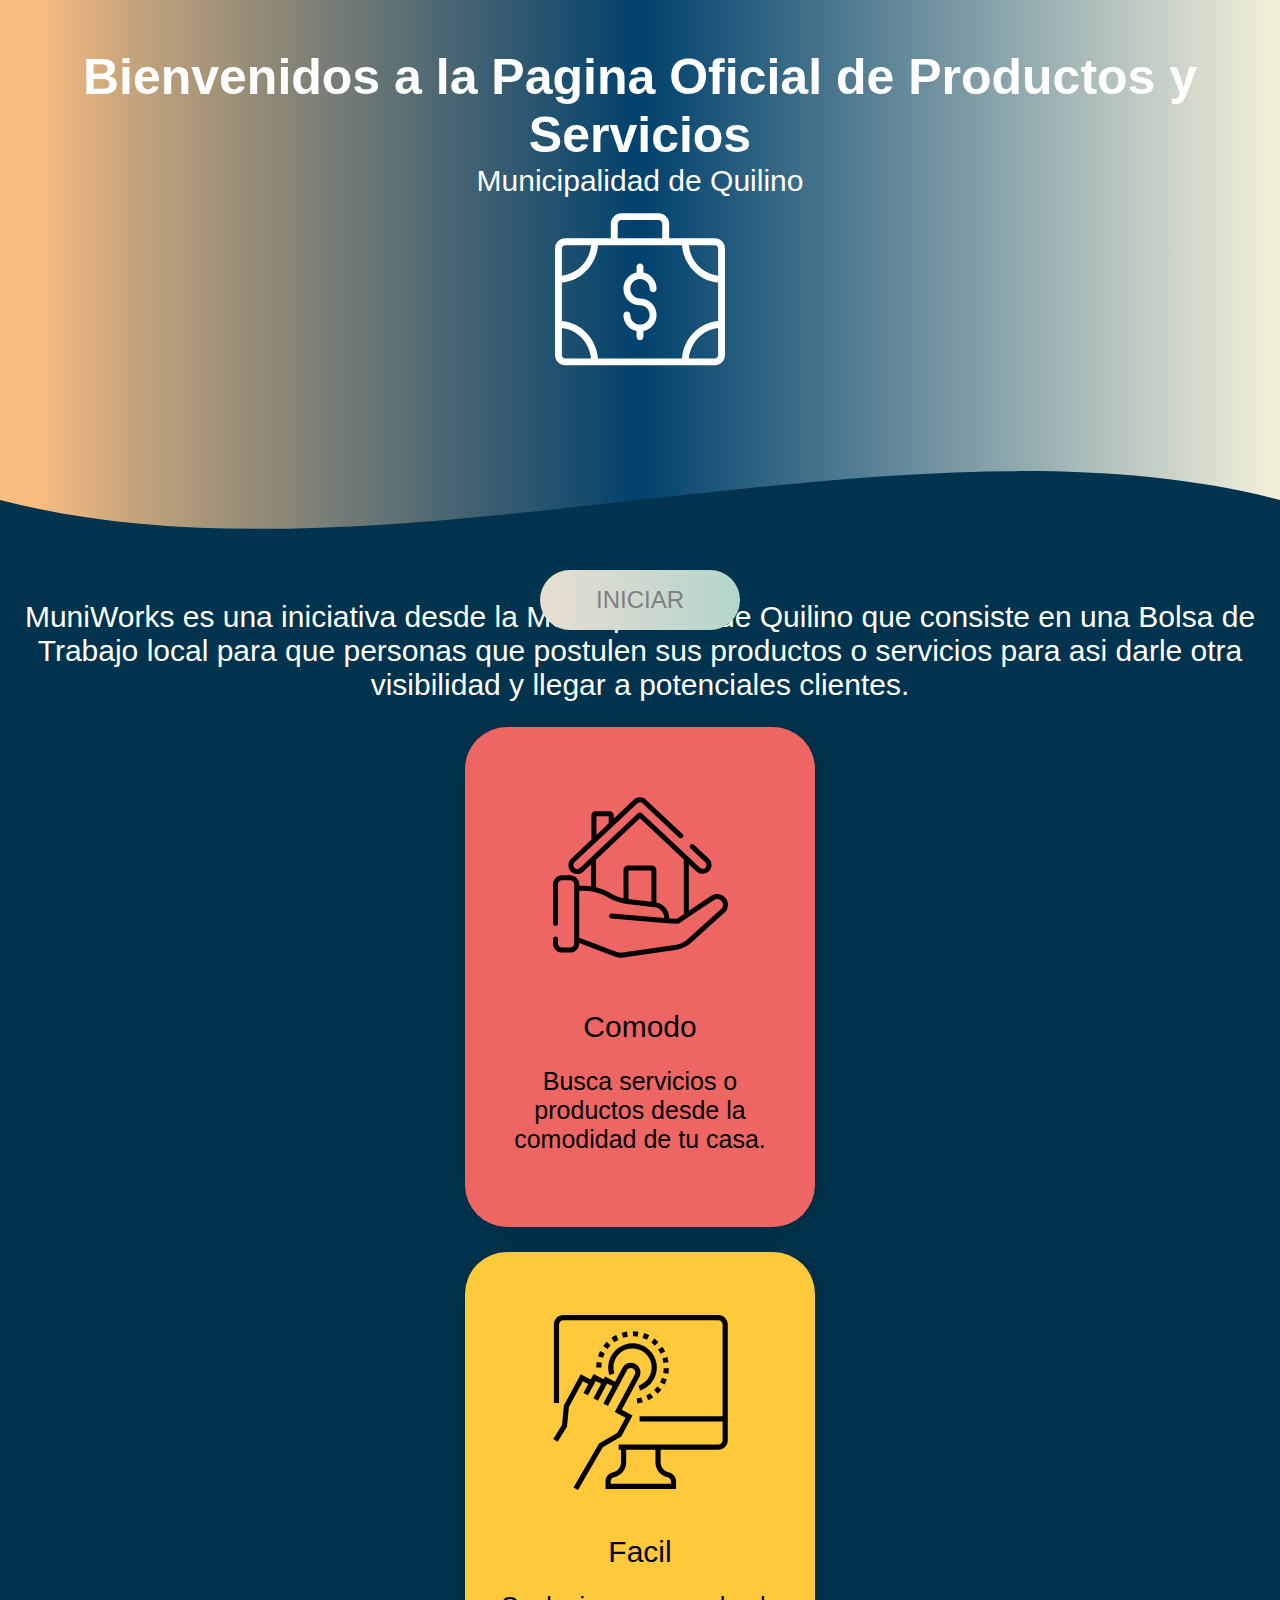
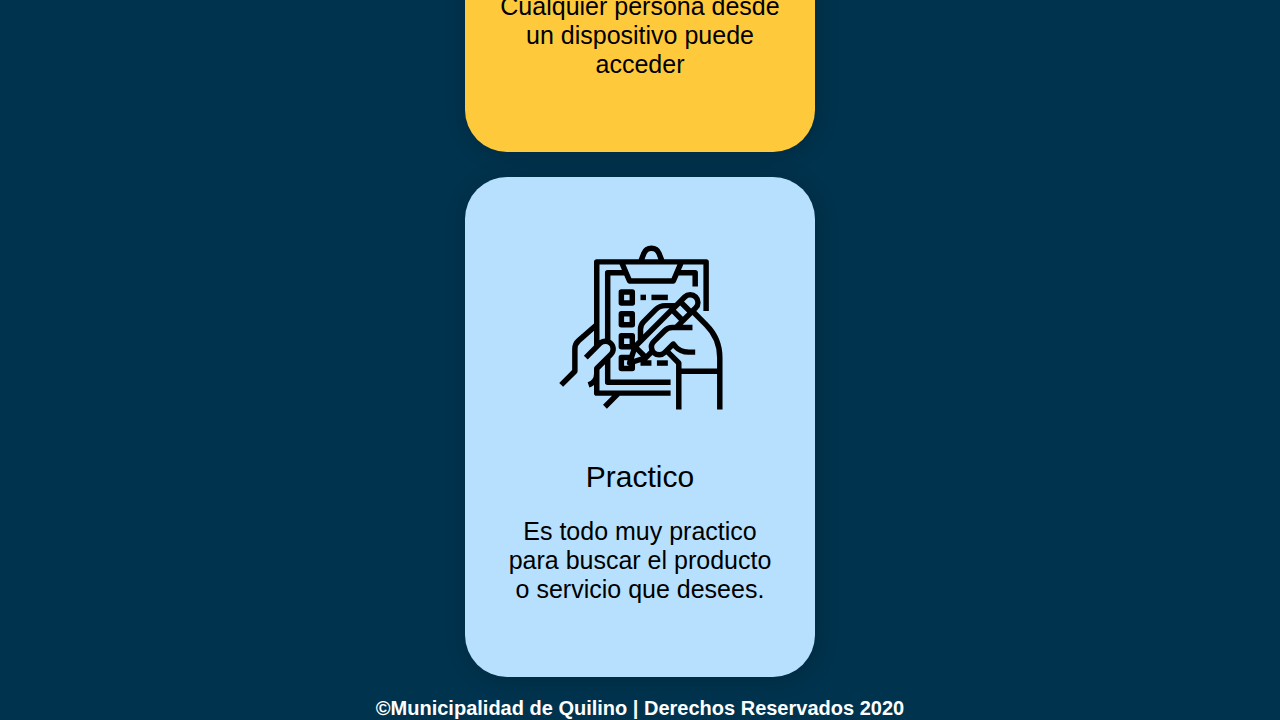
<file: index.html>
<!DOCTYPE html>
<html lang="es">


<head>
    <meta charset="UTF-8">
    <meta name="viewport" content="width=device-width, initial-scale=1.0">
    <meta http-equiv="X-UA-Compatible" content="ie=edge">
    <title>MuniWorks</title>
    <link rel="stylesheet" href="estiloos.css">
    <link href="https://fonts.googleapis.com/css?family=Open+Sans:300,400,700,800&display=swap" rel="stylesheet">
    <link rel="shortcut icon" href="bolsa-de-dinero.svg" type="image/x-icon">
    <link rel="manifest" href="manifest.json">
</head>

<body class="inicio">
    <header>

        <section class="textos-header">
            <h1>Bienvenidos a la Pagina Oficial de Productos y Servicios</h1>
            <h2>Municipalidad de Quilino</h2>
            <img src="bolsa-de-dinero.svg" alt="" class="logop">
          



            <div class="wave" style="height: 150px; overflow: hidden;"><svg viewBox="0 0 500 150"
                    preserveAspectRatio="none" style="height: 100%; width: 100%;">
                    <path d="M0.00,49.98 C150.00,150.00 349.20,-50.00 500.00,49.98 L500.00,150.00 L0.00,150.00 Z"
                        style="stroke: none; fill: #00334e;"></path>
                </svg></div>
    </header>
    <main>

        <p class="intro">MuniWorks es una iniciativa desde la Municipalidad de Quilino que consiste en una Bolsa de Trabajo local para que personas que postulen sus productos o servicios para asi darle otra visibilidad y llegar a potenciales clientes.</p>

        <div class="card-container">
            <div class="card-one card-width">
                <div class="img-one">
                  
                </div>
                <div class="btn-base btn-one">
                    <p style="color: black;">Comodo</p>
                </div>
                <div class="content">
                    <p>
                        Busca servicios o productos desde la comodidad de tu casa.
                    </p>
                </div>
            </div>
            <div class="card-two card-width">
                <div class="img-two">

                </div>
                <div class="btn-base btn-two">
                    <p style="color: black;">Facil</p>
                </div>
                <div class="content">
                    <p>
                        Cualquier persona desde un dispositivo puede acceder
                    </p>
                </div>
            </div>
            <div class="card-three card-width">
                <div class="img-three">

                </div>
                <div class="btn-base btn-three">
                    <p style="color: black;">Practico</p>
                </div>
                <div class="content">
                    <p>Es todo muy practico para buscar el producto o servicio que desees. </p>
                </div>
            </div>

        </div>
        <a href="inicio.html" class="boton">Iniciar</a>


        <footer>
            <div class="contenedor-footer">

            </div>
            <h2 class="titulo-final">&copy;Municipalidad de Quilino | Derechos Reservados 2020</h2>
        </footer>
        <script src="script.js"></script>
</body>

</html>
</file>
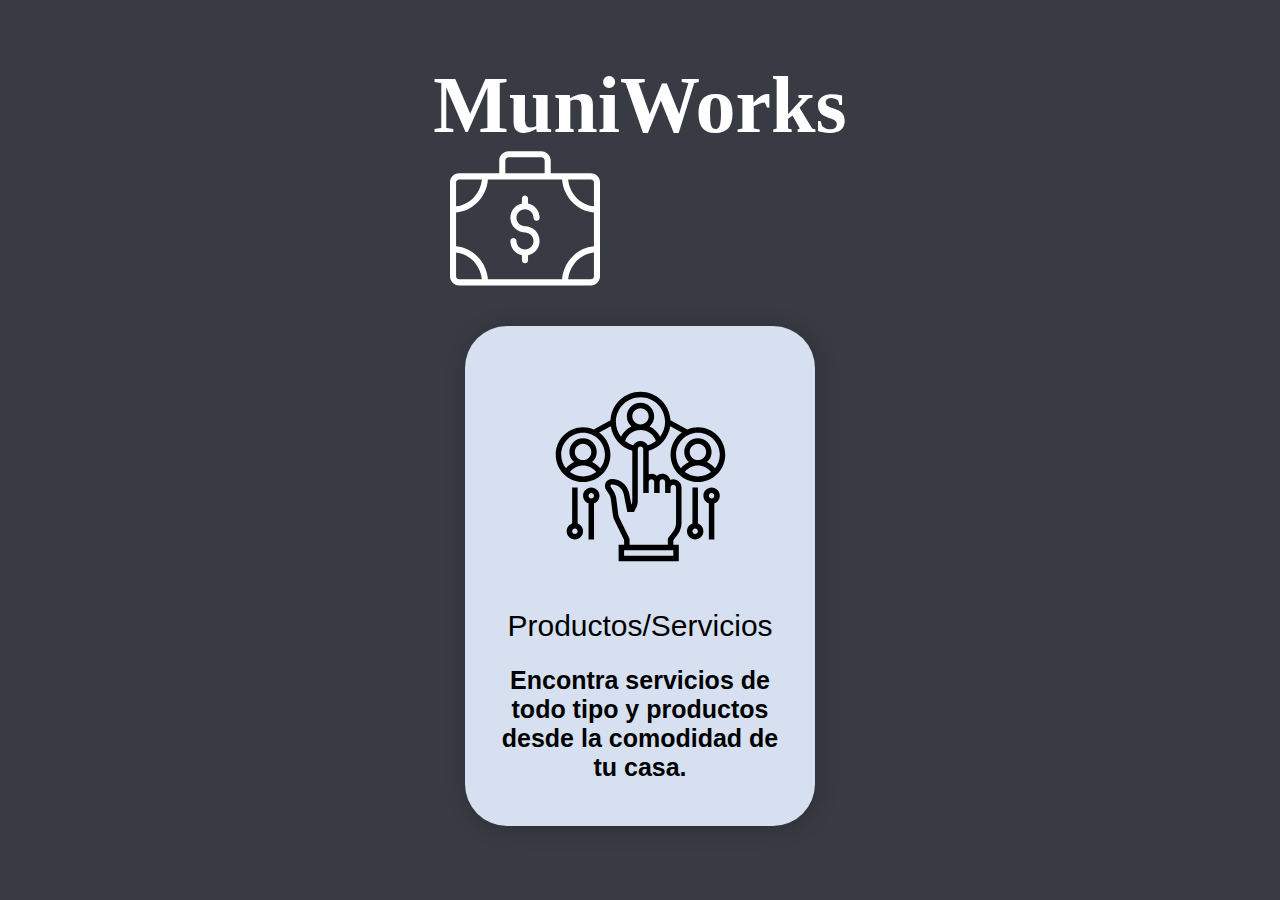
<file: inicio.html>
<link rel="stylesheet" href="estiloos.css">
<link rel="shortcut icon" href="bolsa-de-dinero.svg" type="image/x-icon">
<link href="https://fonts.googleapis.com/css2?family=Quicksand:wght@700&display=swap" rel="stylesheet">
<title>MuniWorks</title>

<h1 class="titulo-inicio">MuniWorks</h1>
<img src="bolsa-de-dinero.svg" alt="" class="imagen-inicio">

<body class="iniciio">
 
  
  <div class="card-container">
  
    <div class="card-two card-width" style="background-color: #d6e0f0;">
        <div class="img-twoo">

        </div>
        <div class="btn-base btn-two" style="background-color:none">
            <a href="servicios.html" style="color: black;">Productos/Servicios</a>
        </div>
        <div class="content">
            <p>
               <strong> Encontra servicios de todo tipo y productos desde la comodidad de tu casa.</strong>
            </p>
        </div>
    </div>
   

</div>
    

    


</body>
</file>
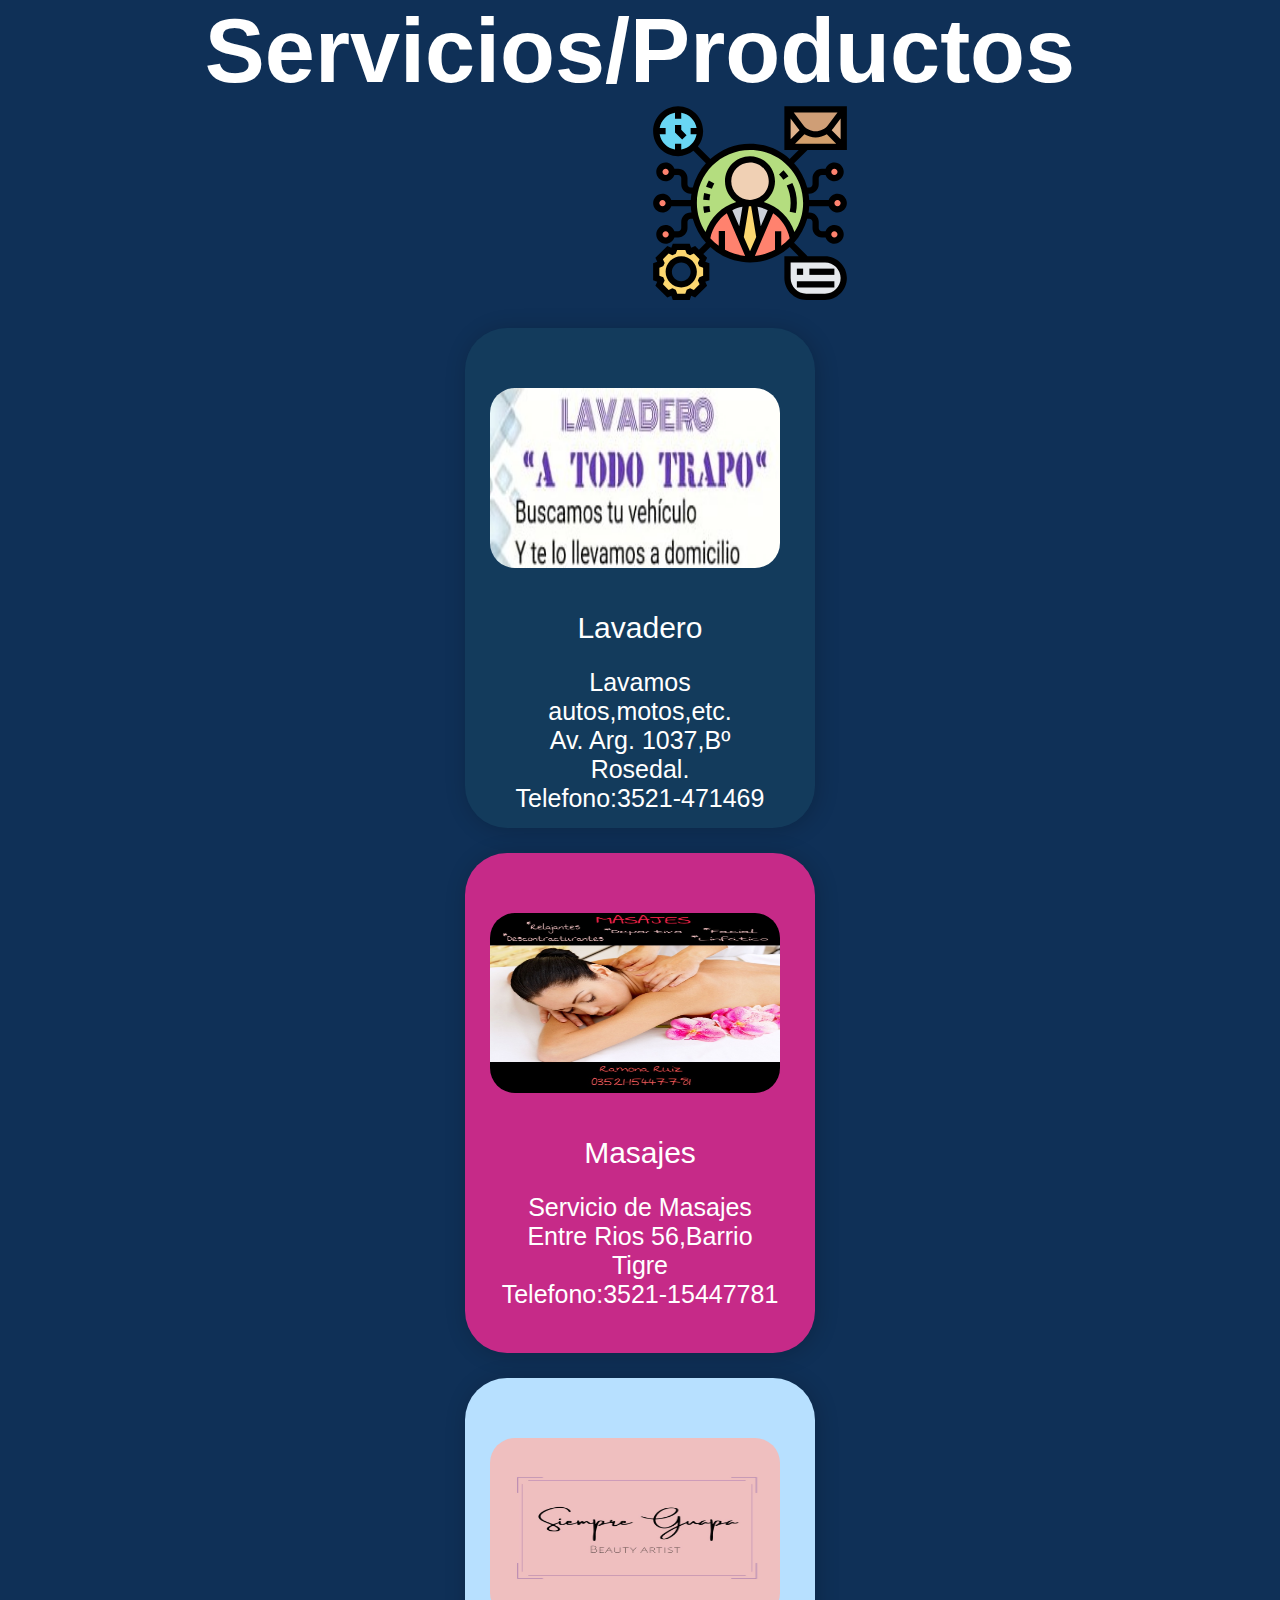
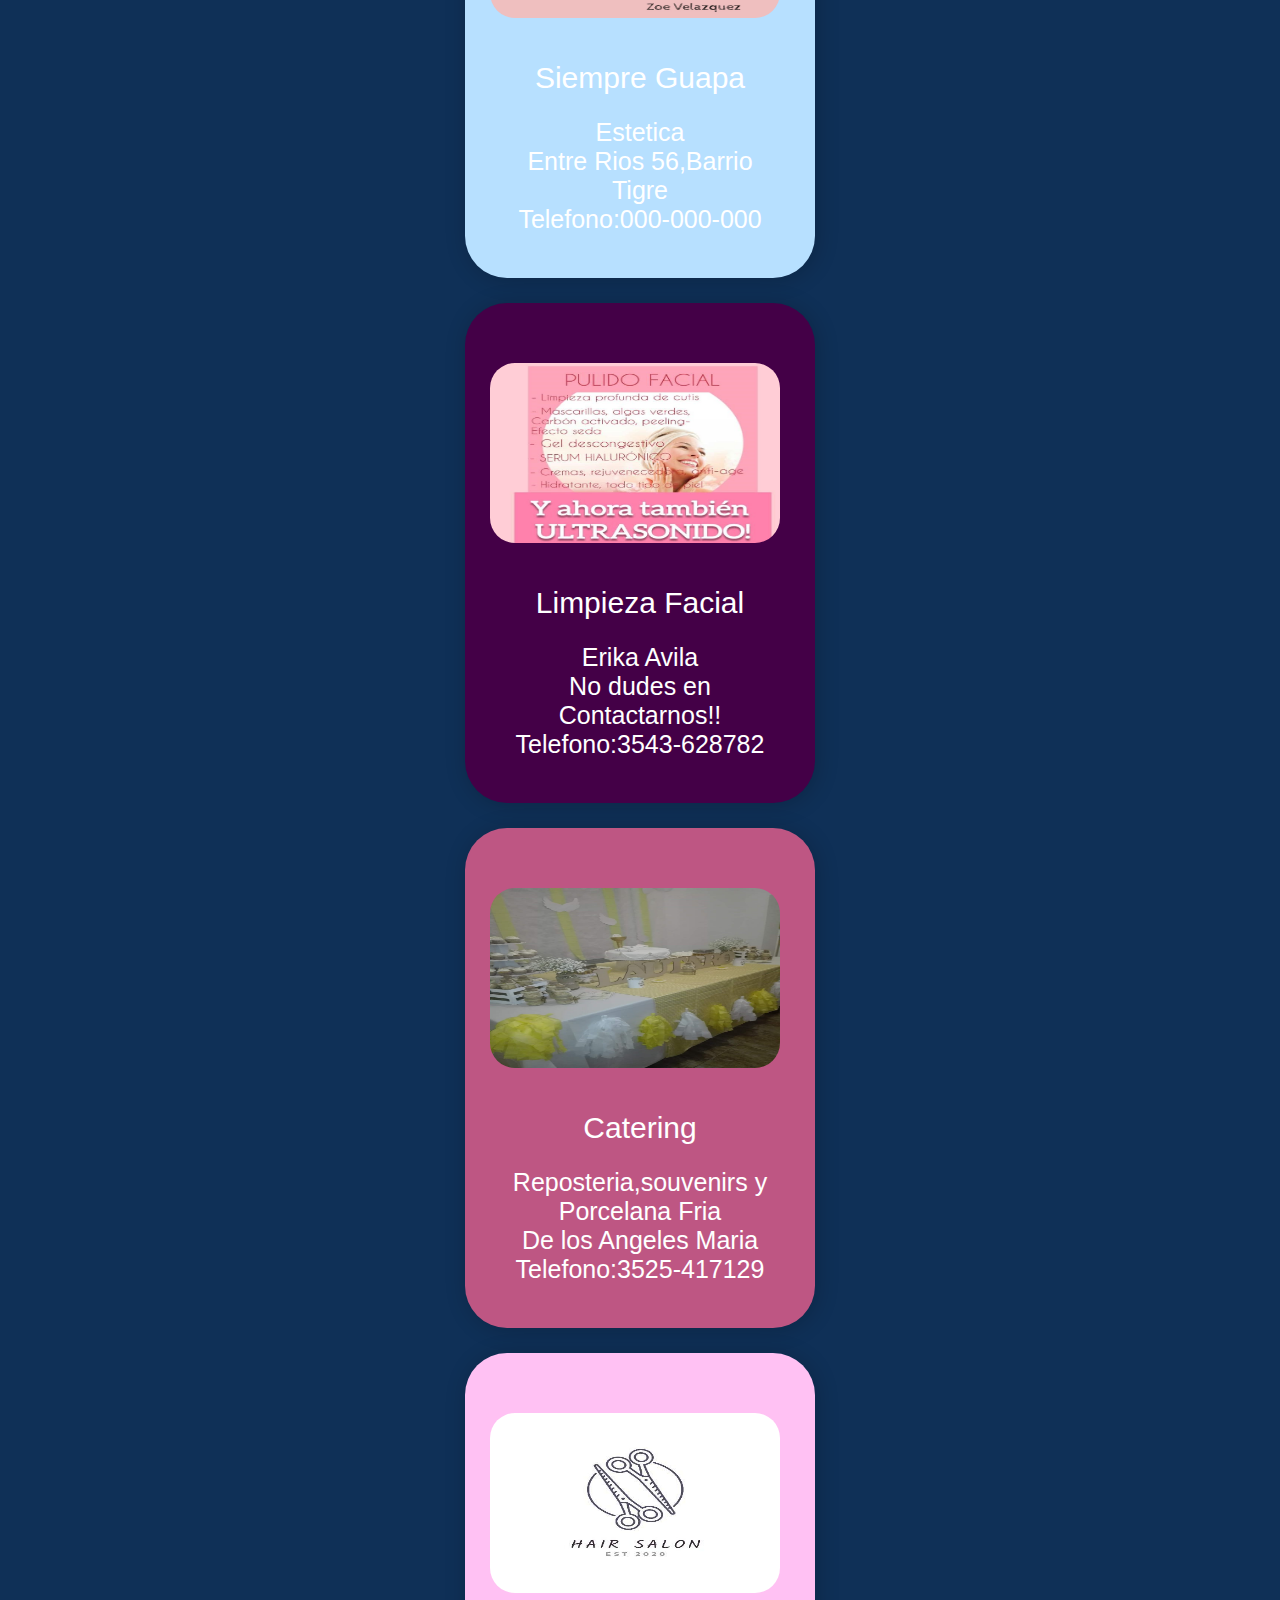
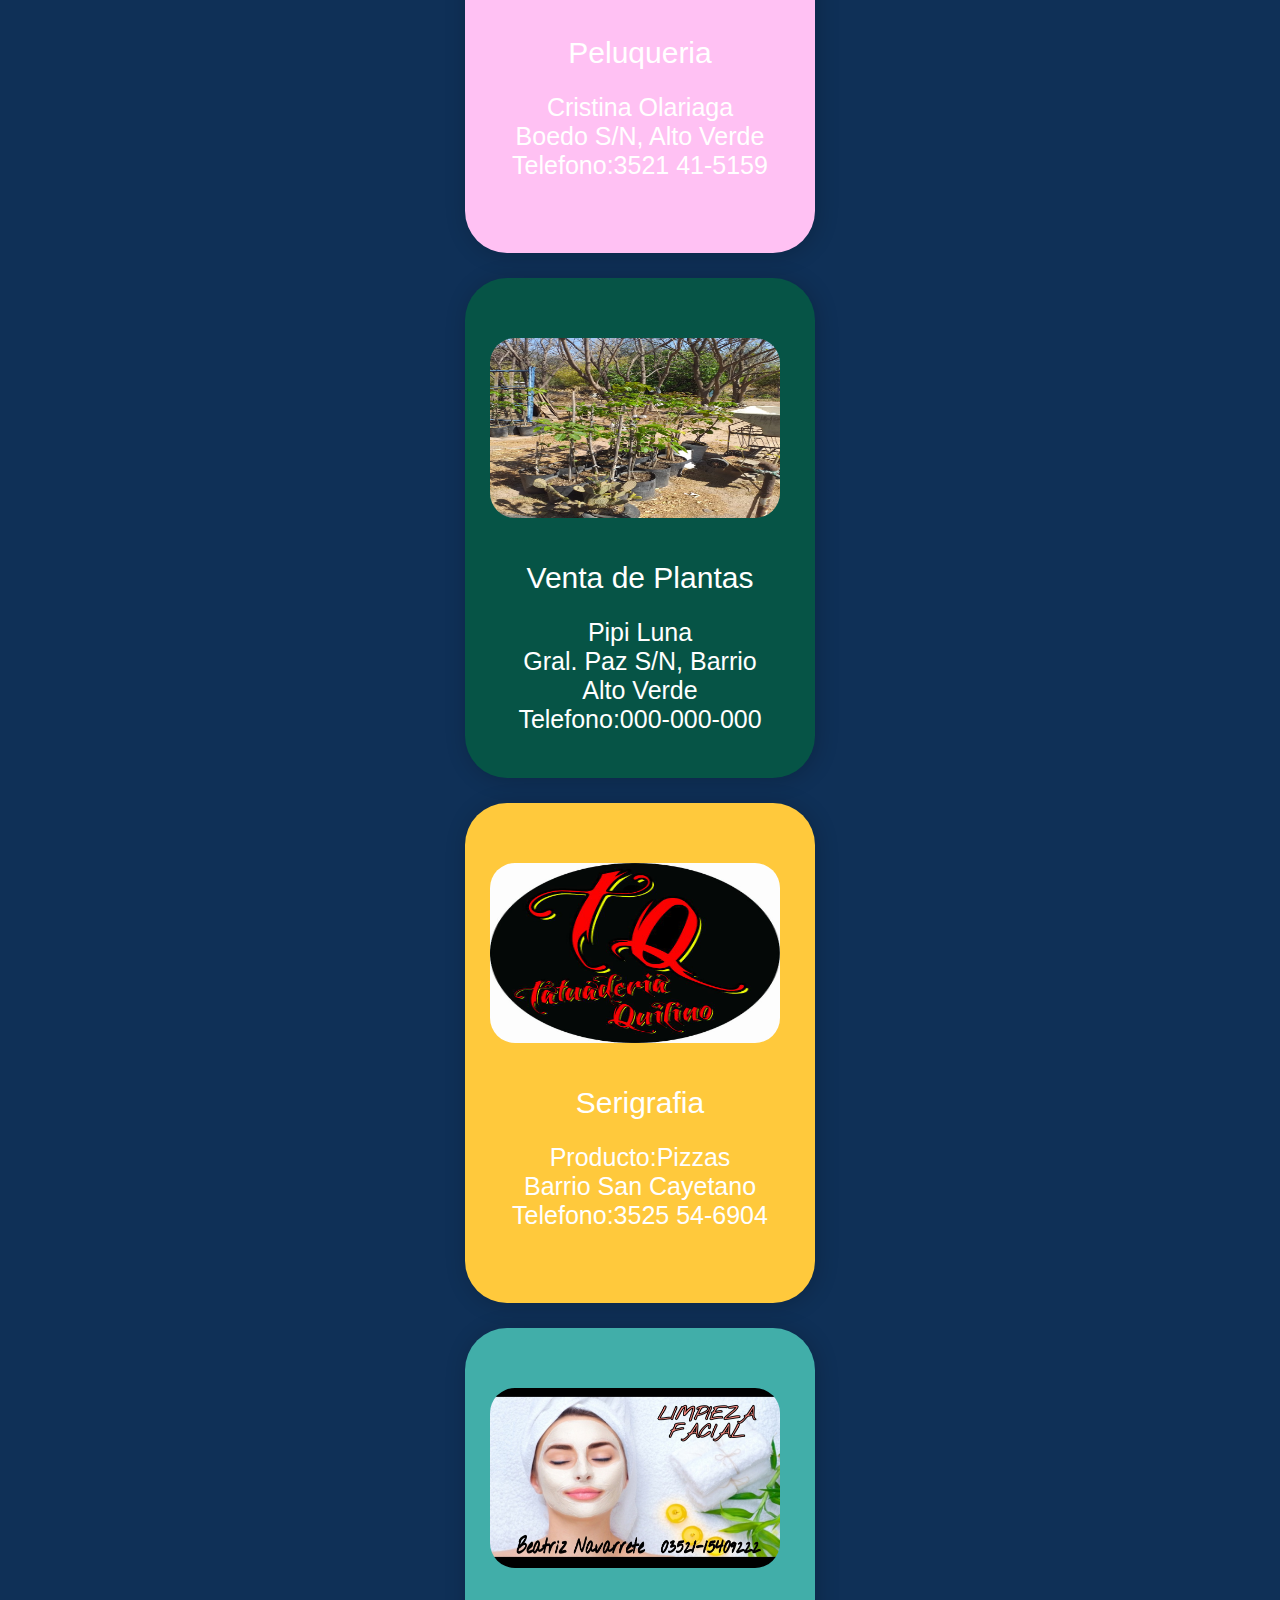
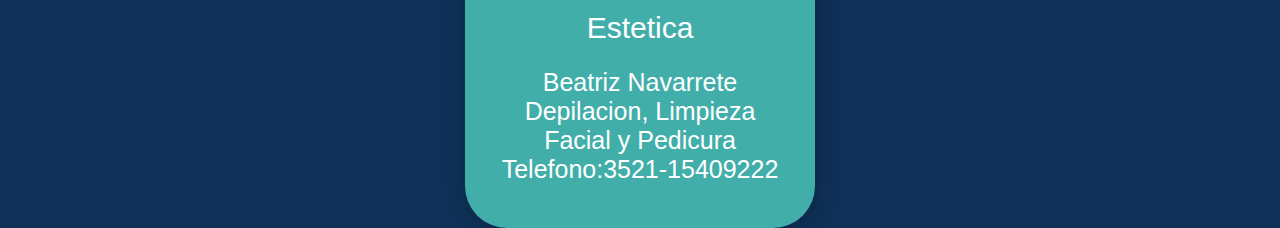
<file: servicios.html>
<html lang="en">
<head>
    <meta charset="UTF-8">
    <link rel="shortcut icon" href="bolsa-de-dinero.svg" type="image/x-icon">
    <meta name="viewport" content="width=device-width, initial-scale=1.0">
    <link rel="stylesheet" href="estiloos.css">
    <title>MuniWorks</title>
</head>
<body class="body-servicios">
    <h1 class="titulo-producto">Servicios/Productos</h1>
    <img src="img/logo-pro-ser.svg", alt="" style="color: white;" class="imagen-producto">
   




    <div class="card-container">
        <div class="card-one card-width" style="background: #133b5c;">
            <div class="img-one">
              <img src="img/lavadero.jpeg" alt="" class="imagen-tarjeta">
            </div>
            <div class="btn-base btn-one">
                <p>Lavadero</p>
            </div>
            <div class="content">
                <p style="color: white;">Lavamos autos,motos,etc.</p>
                <p style="color: white;">Av. Arg. 1037,Bº Rosedal.</p>
                <p style="color: white;">Telefono:3521-471469</p>
            </div>
        </div>
        <div class="card-two card-width" style="background: #c62a88;">
            <div class="img-two">
                <img src="img/masajes.jpeg" alt="" class="imagen-tarjetas">
            </div>
            <div class="btn-base btn-two">
                <p>Masajes</p>
            </div>
            <div class="content">
                <p style="color: white;" >Servicio de Masajes</p>
                <p style="color: white;">Entre Rios 56,Barrio Tigre</p>
                <p style="color: white;">Telefono:3521-15447781</p>
            </div>
        </div>
        <div class="card-three card-width">
            <div class="img-three">
                <img src="img/artista.jpeg" alt="" class="imagen-tarjetas">
            </div>
            <div class="btn-base btn-three">
                <p>Siempre Guapa </p>
            </div>
            <div class="content">
                <p style="color: white;">Estetica</p>
                <p style="color: white;">Entre Rios 56,Barrio Tigre</p>
                <p style="color: white;">Telefono:000-000-000</p>
            </div>
        </div>

    </div>


    <div class="card-container">
        <div class="card-one card-width" style="background: #440047;">
            <div class="img-one">
                <img src="img/limpieza facial.jpeg" alt="" class="imagen-tarjeta">
            </div>
            <div class="btn-base btn-one">
                <p>Limpieza Facial</p>
            </div>
            <div class="content">
                <p style="color: white;">Erika Avila</p>
                <p style="color: white;">No dudes en Contactarnos!!</p>
                <p style="color: white;">Telefono:3543-628782</p>
            </div>
        </div>
        <div class="card-two card-width" style="background: #be5683;">
            <div class="img-two">
                <img src="img/de los angeles.jpeg" alt="" class="imagen-tarjetas">
            </div>
            <div class="btn-base btn-two">
                <p>Catering</p>
            </div>
            <div class="content">
                <p style="color: white;">Reposteria,souvenirs y Porcelana Fria</p>
                <p style="color: white;">De los Angeles Maria</p>
                <p style="color: white;">Telefono:3525-417129</p>
            </div>
        </div>
        <div class="card-three card-width" style="background: #ffc1f3;">
            <div class="img-three">
                <img src="img/pelu.jpg" alt="" class="imagen-tarjetas">
            </div>
            <div class="btn-base btn-three">
                <p>Peluqueria</p>
            </div>
            <div class="content">
                <p style="color: white;">Cristina Olariaga</p>
                <p style="color: white;">Boedo S/N, Alto Verde</p>
                <p style="color: white;">Telefono:3521 41-5159</p>
            </div>
        </div>

    </div>



    <div class="card-container">
        <div class="card-one card-width" style="background: #065446;">
            <div class="img-one">
                <img src="img/arboles.jpeg" alt="" class="imagen-tarjeta"> 
            </div>
            <div class="btn-base btn-one">
                <p>Venta de Plantas</p>
            </div>
            <div class="content">
                <p style="color: white;">Pipi Luna</p>
                <p style="color: white;">Gral. Paz S/N, Barrio Alto Verde</p>
                <p style="color: white;">Telefono:000-000-000</p>
            </div>
        </div>
        <div class="card-two card-width">
            <div class="img-two">
                <img src="img/serigrafia.jfif" alt="" class="imagen-tarjetas"> 
            </div>
            <div class="btn-base btn-two">
                <p>Serigrafia</p>
            </div>
            <div class="content">
                <p style="color: white;">Producto:Pizzas</p>
                <p style="color: white;">Barrio San Cayetano</p>
                <p style="color: white;">Telefono:3525 54-6904</p>
            </div>
        </div>
        <div class="card-three card-width" style="background: #41aea9;">
            <div class="img-three">
                <img src="img/este.jpeg" alt="" class="imagen-tarjetas"> 
            </div>
            <div class="btn-base btn-three">
                <p>Estetica</p>
            </div>
            <div class="content">
                <p style="color: white;">Beatriz Navarrete</p>
                <p style="color: white;">Depilacion, Limpieza Facial y Pedicura</p>
                <p style="color: white;">Telefono:3521-15409222</p>
            </div>
        </div>

    </div>


    </div>
</body>
</html>
</file>
<file: estiloos.css>
* {
    margin: 0;
    padding: 0;
    box-sizing: border-box;
    background: none;
}

body {
    font-family: 'Arial';
    background: #00334e;
    align-items: center;
    flex-direction: column;
}



nav>a:hover {
    text-decoration: underline;
}

header .textos-header {
    display: flex;
    height: 430px;
    width: 100%;
    align-items: center;
    justify-content: center;
    flex-direction: column;
    text-align: center;
}

/* Header */

header {
    width: 100%;
    height: 600px;
    background: rgb(248,189,127);
    background: linear-gradient(90deg, rgba(248,189,127,1) 3%, rgba(193,162,123,1) 11%, rgba(168,150,121,1) 16%, rgba(0,65,109,1) 50%, rgba(245,241,218,1) 100%, rgba(74,118,142,1) 635%);

    background-size: cover;
    background-attachment: fixed;
    position: relative;
}

nav {
    text-align: right;
    padding: 30px 50px 0 0;
}

nav>a {
    color: white;
    font-size: 30px;
    font-weight: 500;
    text-decoration: none;
    margin-right: 10px;
    font-family: sans-serif;
}
.textos-header h1 {
    font-size: 50px;
    color: white;
    font-family: sans-serif;
}

.textos-header h2 {
    font-size: 30px;
    font-weight: 300;
    color: #fff;
}

.wave {
    position: absolute;
    bottom: 0;
    width: 100%;
}

.logop {
    width: 170px;
    margin-top: 5px;
}


/*boton para comenzar*/

.boton {
    position: absolute;
    top: 50%;
    left: 50%;
    margin-top: 10px;
    transform: translate(-50%,-50%);
    width: 200px;
    height: 60px;
    text-align: center;
    line-height: 60px;
    color: gray;
    font-size: 24px;
    text-transform: uppercase;
    text-decoration: none;
    font-family: sans-serif;
    box-sizing: border-box;
    background: linear-gradient(90deg, #e8ded2,#a3d2ca, #5eaaa8, #056676);
    background-size: 400%;
    border-radius: 30px;
    z-index: 1; 
   }
   .boton:hover {
    animation: animate 8s linear infinite;
   }
   @keyframes animate {
    0% {
     background-position: 0%;
    }
    100% {
     background-position: 400%;
    }
   }
   .boton:before {
    content: '';
    position: absolute;
    top: -5px;
    bottom: -5px;
    right: -5px;
    left: -5px;
    z-index: -1;
    background: linear-gradient(90deg, #e8ded2, #a3d2ca, #5eaaa8, #056676);
    background-size: 400%;
    border-radius: 40px;
    filter: blur(20px);
    opacity: 0;
    transition: 0.5s;
   }
   a:hover:before {
    filter: blur(20px);
    opacity: 1;
    animation: animate 8s linear infinite;
   }
 .intro {
     color: white;
     font-size: 30px;
     font-family: sans-serif;
     text-align:center;
 }
/*Footer*/

.content-foo h4 {
    color: #fff;
    border-bottom: 3px solid #d35400;
    padding-bottom: 5px;
    margin-bottom: 10px;
}

.content-foo p {
    color: #ccc;
}

.titulo-final {
    text-align: center;
    font-size: 24px;
    margin: 20px 0 0 0;
    color: white;
}

.contenedor-footer {
    flex-direction: column;
    border: none;
}

.content-foo {
    margin-bottom: 20px;
    text-align: center;
}

.content-foo h4 {
    border: none;
}

.content-foo p {
    color: #ccc;
    border-bottom: 1px solid #f2f2f2;
    padding-bottom: 20px;
}

.titulo-final {
    font-size: 20px;
}




@media screen and (max-width:900px) {
    .contenido-slider>img {
        width: 250px;
    }

    .contenido-slider>div {
        width: 40%;
    }

    .contenido-slider h2 {
        font-size: 23px;
    }
}




/* Footer */

footer {
    background:none;
    height:auto;
}

.titulo-footer,
.subtitulo-footer {
    color: #fff;
    text-align: center;
    font-weight: 400;
    font-size: 56px;
}

.subtitulo-footer {
    font-size: 16px;
    margin-bottom: 64px;
}


/*muniworks*/

.card-container {
    display: flex;
    justify-content: center;
    flex-direction: row;
}

.card-width {
    width: 350px;
    margin: 50px;
    border-radius: 42px;
    box-shadow: 2px 2px 22px rgba(0, 0, 0, 0.2);
    transition: .3s box-shadow, .3s margin-top ease-in-out;
}

.card-width:hover {
    box-shadow: 2px 12px 32px rgba(0, 0, 0, 0.5);
    margin-top: 30px;
    cursor: pointer;
}

.img-one {
    width: 350px;
    height: 300px;
    border-radius: 42px;
    background: url('img/hogar.svg') no-repeat;
    background-size: 50%;
    align-items: center;
    padding-left: 20px;
    background-position-y: 50%;
    background-position-x: 50%;
    
}

.card-one {
    height: 500px;
    background-color: #ed6663;
}

.btn-base {
    display: flex;
    width: 260px;
    height: 50px;
    border-radius: 50px;
    margin: 0 auto;
    margin-top: -25px;
    font-size: 30px;
    justify-content: center;
    align-items: center;
    color: white;
}

.btn-one {
    background-color:none;
}

.card-two {
    height: 500px;
    background-color: #ffc93c;
}

.img-two {
    width: 350px;
    height: 300px;
    border-radius: 42px;
    background: url('img/click.svg') no-repeat;
    background-size: 50%;
    background-position-y: 50%;
    background-position-x: 50%;
}

.img-twoo {
    width: 350px;
    height: 300px;
    border-radius: 42px;
    background: url('img/logo\ servicios.svg') no-repeat;
    background-size: 50%;
    background-position-y: 50%;
    background-position-x: 50%;
}

.btn-two {
    background-color:none;
}

.card-three {
    height: 500px;
    background-color: red;
}

.img-three {
    width: 350px;
    height: 300px;
    border-radius: 42px;
    background: url("img/chequeo.svg") no-repeat;
    background-size: 50%;
    background-position-y: 50%;
    background-position-x: 50%;
}

.btn-three {
    background-color: none;
}

.card-three {
    height: 500px;
    background-color: #B7E0FF;
}

.img-three {
    width: 350px;
    height: 300px;
    border-radius: 42px;
    background: url("img/chequeo.svg") no-repeat;
    background-size: 50%;
    background-position-y: 50%;
    background-position-x: 50%;
}

.btn-three {
    background-color: none;
}

.content {
    padding: 15px 35px;
    font-size: 25px;
    text-align: center;
    font-family: 'Segoe UI', Tahoma, Geneva, Verdana, sans-serif;
}

@media (max-width: 1314px) {
    .card-container {
        flex-direction: column;
        justify-content: center;
        margin: 0 auto;
    }

    .card-width {
        margin: 0 auto;
        margin-top: 25px;
    }

    .card-width:hover {
        box-shadow: 2px 12px 32px rgba(0, 0, 0, 0.5);
        cursor: pointer;
    }
}

/*tarjetas de presentacion*/
.titulo-inicio {
    font-family: "Quicksand";
    margin-top: 60px;
    font-size: 80px;
    color: white;
    text-align: center;
}
.imagen-inicio {
    width: 150px;
    align-items: center;
    margin-top: 20px;
    margin-left: 670px;
    margin-bottom: 20px;
}
.iniciio {
   background: #393b44;
   font-family:sans-serif;
}



.tarjeta-presentacion{
  width: 35%;
  height:300px;
  min-height: 200px;
  margin: auto;
  margin-top: 20px;
  margin-bottom: 20px;
  box-shadow: 0px 8px 60px -10px rgba(13,28,39,0.6);
  background: #fff;
  border-radius: 12px;
  max-width: 700px;
  position: relative;}  

   
  .profile-card__name{
    font-weight: 700;
    font-family: "Quicksand";
    font-size: 24px;
    color: #6944ff;
    margin-bottom: 15px;
    text-align: center;
  }

  .profile-card__txt {
    font-size: 18px;
    text-align: center;
    font-family: "Quicksand";
    font-weight: 500;
    color: #324e63;
    margin-bottom: 15px;
  }


  
  .profile-card-loc {
    display: flex;
    justify-content: center;
    font-family: "Quicksand";
    align-items: center;
    font-size: 18px;
    font-weight: 600;
  }
    .profile-card-loc__icon {
      display: inline-flex;
      font-size: 27px;
      margin-right: 10px;
      color: #6944ff;
    }
    

.imagen-ubi {
     width:40px;

    }


.imagen-logo-tarjeta {
    width: 200px;
    height: 100px;
    border: 3px solid black;
    border-radius: 25px;
    align-items: center;
    margin-left: 170px;
    margin-top: 10px;
    margin-bottom: 15px;
}
  



.contacto {
    background: none;
    font-family: "Quicksand";
    margin-top: 15px;
    margin-left: 190px;
   
}

a {
    text-decoration: none;
    text-transform: none;
}




/*PRODUCTOS*/

.body-producto {
    background: #005AA7;  /* fallback for old browsers */
background: -webkit-linear-gradient(to bottom, #FFFDE4, #005AA7);  /* Chrome 10-25, Safari 5.1-6 */
background: linear-gradient(to bottom, #FFFDE4, #005AA7); /* W3C, IE 10+/ Edge, Firefox 16+, Chrome 26+, Opera 12+, Safari 7+ */

}


.titulo-producto {
    text-align: center;
    font-size: 90px;
    font-family: sans-serif;
    color: #ffffff;
}

.imagen-producto {
  width: 200px;
  height: 200px; 
  margin-left: 650px; 
  color: #fcdab7;
  
}




.img-producto-tarjeta {
width: 50px;
height: 20px;
margin-top: 15px;
}


/*servicios*/
.body-servicios{
     background:#0f3057 ; 
    
}

.imagen-tarjetas {
    width: 290px;
    height: 180px;
    border-radius: 25px;
    margin-top: 60px;
    margin-left: 25px;

}

.imagen-tarjeta {
    width: 290px;
    height: 180px;
    border-radius: 25px;
    margin-top: 60px;
    margin-left: 5px;
    margin-right: 5px;

}



@media (max-width: 1314px) {
    .imagen-inicio {
        flex-direction: column;
        justify-content: center;
        margin: 0 auto;
        margin-left: 450px;
    }

    .logop {
        margin: 0 auto;
        margin-top: 15px;
    }

    .boton {max-height: 500px;
        margin-top: 150px;
       
        cursor: pointer;
    }
}


@media (max-width: 500px) {
    .imagen-inicio {
        flex-direction: column;
        justify-content: center;
        margin: 0 auto;
        margin-left: 450px;
    }

    .logop {
        margin: 0 auto;
        margin-top: 15px;
    }

    .boton {max-height: 500px;
        margin-top: 200px;
       
        cursor: pointer;
    }
}

@media (max-width: 500px) {
    .imagen-inicio {
        flex-direction: column;
        justify-content: center;
        margin: 0 auto;
        margin-left: 450px;
    }

    .logop {
        margin: 0 auto;
        margin-top: 15px;
    }

    .boton {max-height: 500px;
        margin-top: 200px;
       
        cursor: pointer;
    }
 
}

@media (max-width: 500px) {
    .imagen-producto {
        flex-direction: column;
        justify-content: center;
        margin: 0 auto;
        margin-left: 350px;
    }

    .card-container {
        margin-left: 280px;
    }

    .boton {max-height: 500px;
        margin-top: 200px;
       
        cursor: pointer;
    }
 
}

@media (width: 600px) {
    .imagen-producto {
        flex-direction: column;
        justify-content: center;
        margin: 0 auto;
        margin-left: 300px;

    .card-container {
        margin-left: 280px;
    }

    .boton {max-height: 500px;
        margin-top: 200px;
       
        cursor: pointer;
    }
 
}
</file>
